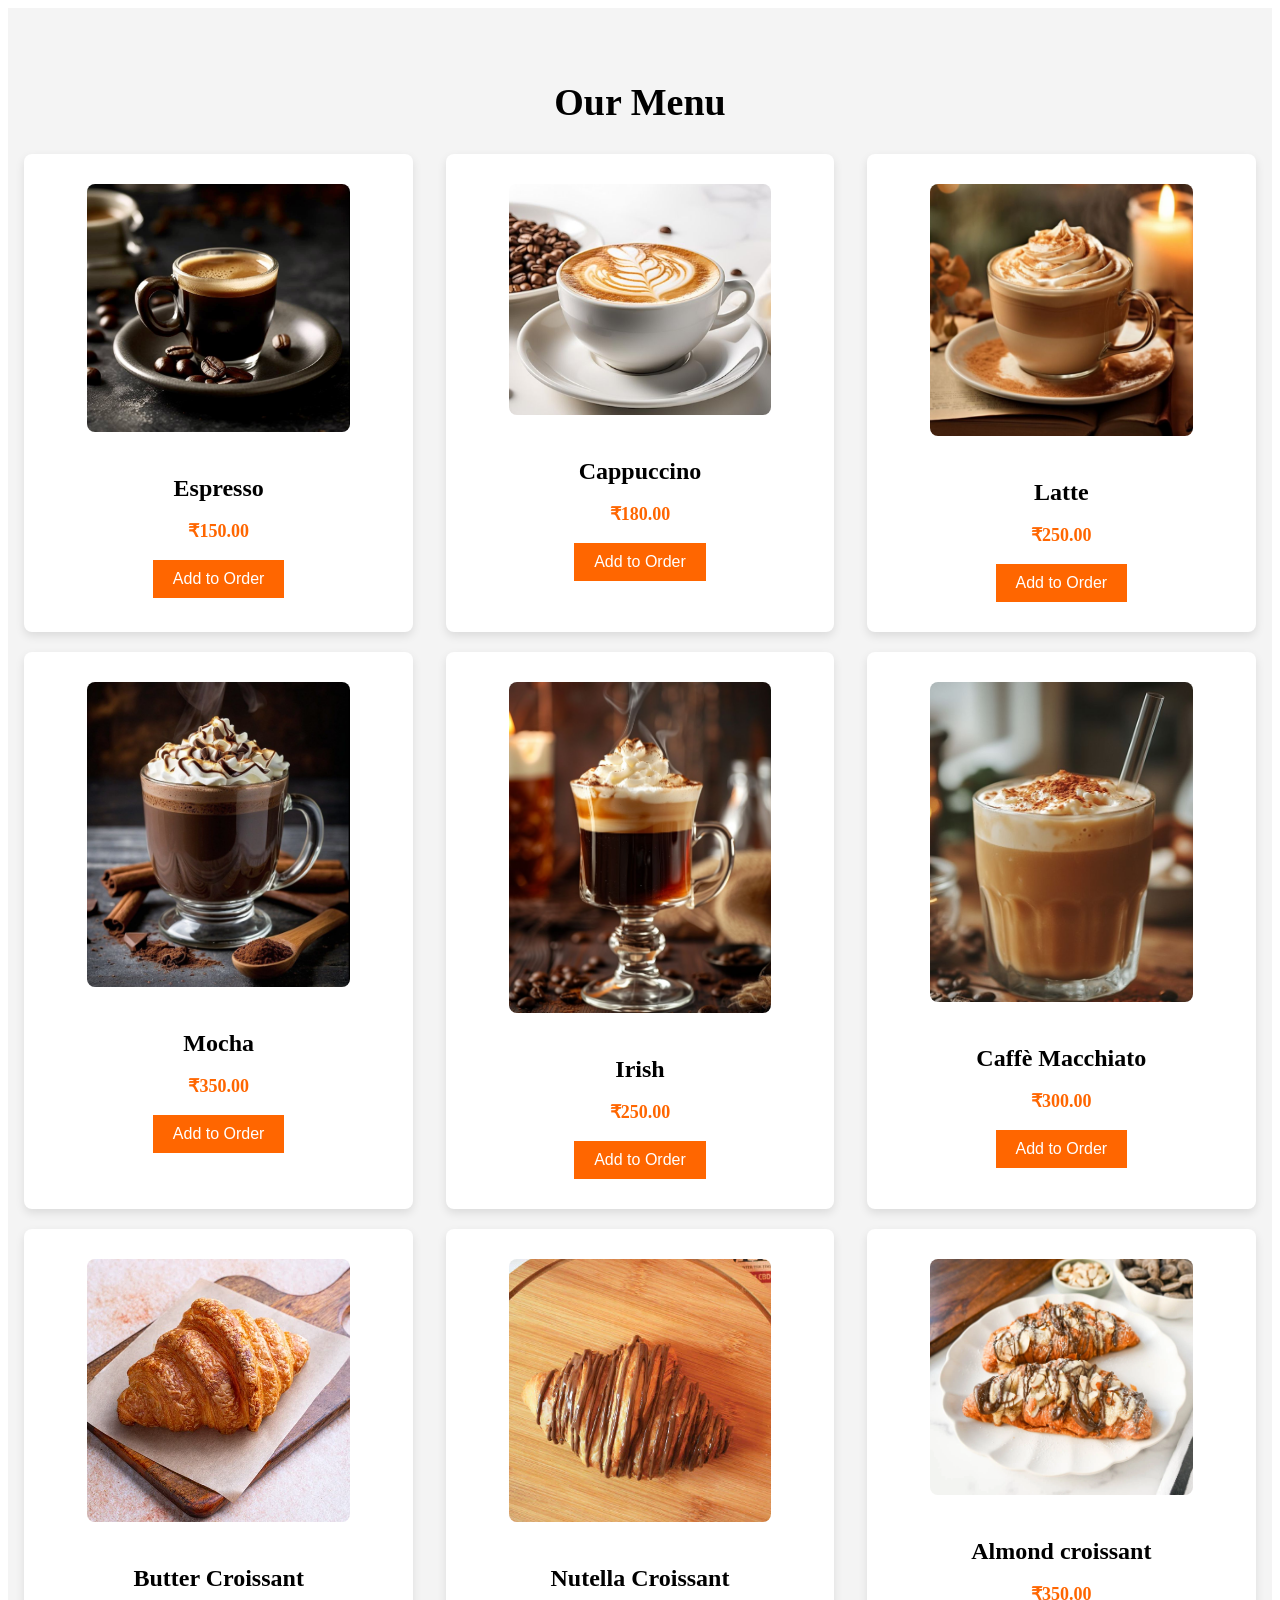
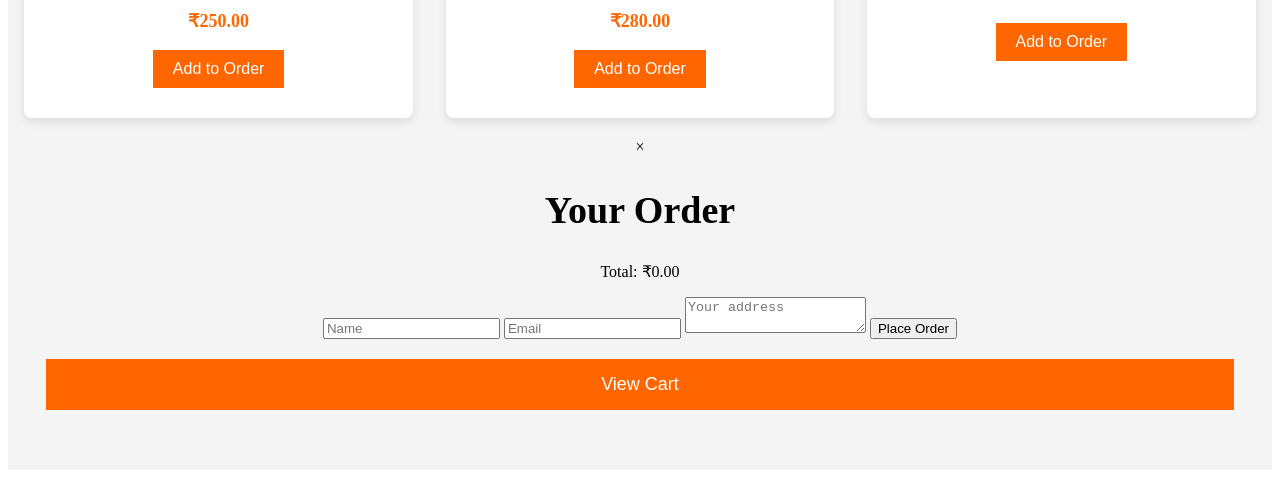
<file: login.html>
<!DOCTYPE html>
<html lang="en">
<head>
    <meta charset="UTF-8">
    <meta name="viewport" content="width=device-width, initial-scale=1.0">
    <title>Document</title>
    <style>.menu {
      padding: 40px 0;
      text-align: center;
      background-color: #f4f4f4;
    } 
    .menu h2 {
      font-size: 38px;
      margin-bottom: 30px;
    }  
    .menu .menu-items {
      display: flex;
      justify-content: space-around;
      flex-wrap: wrap;
    } 
    .menu-item {
      background: #fff;
      border-radius: 8px;
      padding: 30px;
      width: 26%;
      margin-bottom: 20px;
      box-shadow: 0px 4px 10px rgba(0, 0, 0, 0.1);
      transition: transform 0.3s ease-in-out;
      cursor: pointer;
    }
      .menu-item img {
      width: 80%;
      height: auto;
      border-radius: 8px;
      margin-bottom: 15px;
    }  
    .menu-item h3 {
      font-size: 24px;
      margin-bottom: 10px;
    }  
    .menu-item p {
      font-size: 18px;
      color: #ff6600;
      font-weight: bold;
    }
    /* Menu Item Hover Effect */
  .menu-item {
      transition: transform 0.3s ease-in-out, box-shadow 0.3s;
    }  
    .menu-item:hover {
      transform: scale(1.05);
      box-shadow: 0px 10px 20px rgba(0, 0, 0, 0.2);
    }
    
    /* Button Hover Effect */
    .hero-btn, .order-btn {
      transition: transform 0.3s ease-in-out, background-color 0.3s;
    }
    
    .hero-btn:hover, .order-btn:hover {
      background-color: #e65c00;
      transform: scale(1.05);
    }
    
    /* Order Button Styles */
  .order-btn {
      background: #ff6600;
      color: #fff;
      border: none;
      padding: 10px 20px;
      cursor: pointer;
      font-size: 16px;
      transition: background 0.3s ease-in-out;
    }
    
    .order-btn:hover {
      background: #e65c00;
    }
    
    /* Order Summary Section */
    .order-summary {
      padding: 50px 0;
      background-color: #f4f4f4;
      text-align: center;
    }
    
    .order-summary h2 {
      font-size: 32px;
      margin-bottom: 20px;
    }
    
    #order-list {
      list-style: none;
      margin-bottom: 20px;
    }
    
    #order-list li {
      font-size: 18px;
      padding: 10px 0;
    }
    
    #order-total {
      font-weight: bold;
      font-size: 22px;
    }
    
    #checkout-form input, #checkout-form textarea {
      width: 60%;
      padding: 10px;
      margin: 10px 0;
    }
    
    #checkout-form button {
      background: #ff6600;
      color: #fff;
      padding: 10px 20px;
      border: none;
      cursor: pointer;
      font-size: 18px;
    }
    /* View Cart Button */
  .view-cart-btn {
      top: 0;
      left: 0;
      width: 94%;
      height: 100%;
      text-align:center;
      background-color: #ff6600;
      color: #fff;
      padding: 15px 20px;
      font-size: 18px;
      border: none;
      cursor: pointer;
      margin: 20px;
      transition: background-color 0.3s ease-in-out, transform 0.2s ease;
    }
    
    .view-cart-btn:hover {
      background-color: #e65c00;
      transform: scale(1.05);
    }
    </style>
</head>
<body>
  <section id="menu" class="menu">
    <div class="container">
      <h2>Our Menu</h2>
      <div class="menu-items">
        <div class="menu-item">
          <img src="expresso.png" alt="Espresso">
          <h3>Espresso</h3>
          <p>₹150.00</p>
          <button class="order-btn" data-name="Espresso" data-price="150.00">Add to Order</button>
        </div>
        <div class="menu-item">
          <img src="Cappuccino.png" alt="Cappuccino">
          <h3>Cappuccino</h3>
          <p>₹180.00</p>
          <button class="order-btn" data-name="Cappuccino" data-price="180.00">Add to Order</button>
        </div>
        <div class="menu-item">
          <img src="Latte.png" alt="Latte">
          <h3>Latte</h3>
          <p>₹250.00</p>
          <button class="order-btn" data-name="Latte" data-price="250.00">Add to Order</button>
        </div>
        <div class="menu-item">
            <img src="Mocha.png" alt="Mocha">
            <h3>Mocha</h3>
            <p>₹350.00</p>
            <button class="order-btn" data-name="Mocha" data-price="350.00">Add to Order</button>
          </div>
          <div class="menu-item">
            <img src="Irish.png" alt="Irish">
            <h3>Irish</h3>
            <p>₹250.00</p>
            <button class="order-btn" data-name="Irish" data-price="250.00">Add to Order</button>
          </div>  
          <div class="menu-item">
            <img src="macchiato.png" alt="Caffè Macchiato">
            <h3>Caffè Macchiato</h3>
            <p>₹300.00</p>
            <button class="order-btn" data-name="Caffè Macchiato" data-price="300.00">Add to Order</button>
          </div>
          <div class="menu-item">
            <img src="buttercroissant2.webp" alt="Butter Croissant">
            <h3>Butter Croissant</h3>
            <p>₹250.00</p>
            <button class="order-btn" data-name="Butter Croissant" data-price="250.00">Add to Order</button>
          </div>
          <div class="menu-item">
            <img src="NutellaCroissant.webp" alt="Nutella Croissant">
            <h3>Nutella Croissant</h3>
            <p>₹280.00</p>
            <button class="order-btn" data-name="Nutella Croissant" data-price="280.00">Add to Order</button>
          </div>
          <div class="menu-item">
            <img src="Easy-Chocolate-Almond-Croissants-2-crop.webp" alt="Almond croissant">
            <h3>Almond croissant</h3>
            <p>₹350.00</p>
            <button class="order-btn" data-name="Almond croissant" data-price="350.00">Add to Order</button>
          </div>
        <!-- Add more menu items with "Add to Order" buttons as needed -->

 <!-- Order Summary Modal -->
<div id="order-modal" class="order-modal">
    <div class="modal-content">
      <span class="close">&times;</span>
      <h2>Your Order</h2>
      <ul id="modal-order-list"></ul>
      <p>Total: ₹<span id="modal-order-total">0.00</span></p>
      <form id="modal-checkout-form">
        <input type="text" placeholder="Name" required>
        <input type="email" placeholder="Email" required>
        <textarea placeholder="Your address" required></textarea>
        <button type="submit" class="place-order-btn">Place Order</button>
      </form>
    </div>
  </div>
  <script>
    const scriptURL = 'https://script.google.com/macros/s/AKfycbwFmz6yDAzpzO8JZfhdS9V8P7Ldho89tt_keKFNL8aCxS4ALnfn9K0faaf55FYcHnc1/exec'
    const form = document.forms['submit-to-google-sheet']
  
    form.addEventListener('submit', e => {
      e.preventDefault()
      fetch(scriptURL, { method: 'POST', body: new FormData(form)})
        .then(response => console.log('Success!', response))
        .catch(error => console.error('Error!', error.message))
    })
  </script>
  <style>
    /* Basic styling for the pop-up */
    .popup {
        display: none;
        position: fixed;
        top: 50%;
        left: 50%;
        transform: translate(-50%, -50%);
        background-color: #4caf50;
        color: white;
        padding: 20px;
        border-radius: 5px;
        font-size: 18px;
        box-shadow: 0px 4px 8px rgba(0, 0, 0, 0.2);
        z-index: 1000;
    }

    /* Style for the Add to Cart button */
    .add-to-cart {
        background-color: #ff5722;
        color: white;
        padding: 10px 20px;
        border: none;
        border-radius: 5px;
        cursor: pointer;
        margin-top: 10px;
    }

    .add-to-cart:hover {
        background-color: #ff784e;
    }
</style>

  <!-- Button to open the modal -->
  <button id="view-cart-btn" class="view-cart-btn">View Cart</button>
      
</body>
</html>
</file>
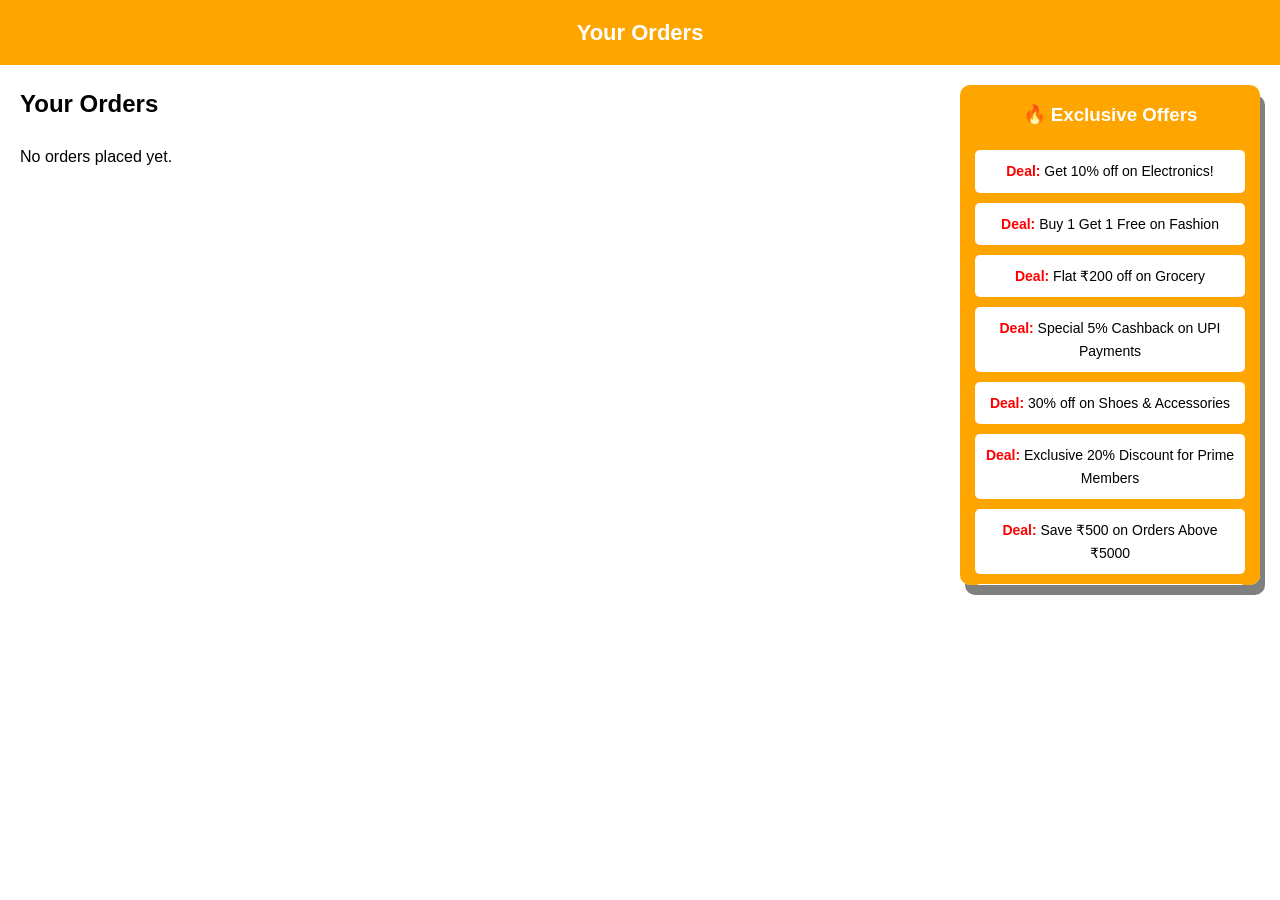
<file: orders.html>
<!DOCTYPE html>
<html lang="en">
<head>
    <meta charset="UTF-8">
    <meta name="viewport" content="width=device-width, initial-scale=1.0">
    <title>Your Orders</title>
    <link rel="stylesheet" href="styles.css">
    <style>
        /* Header */
        header {
            background-color: orange;
            color: white;
            padding: 15px;
            text-align: center;
            font-size: 22px;
            font-weight: bold;
        }

        .content {
            display: flex;
            justify-content: space-between;
            padding: 20px;
            max-width: 1600px;
            margin: auto;
        }

        /* Orders Section */
        .order-container {
            flex-grow: 1;   
            padding-right: 20px;
        }

        .order-box {
            display: flex;
            align-items: center;
            background: rgba(255, 166, 0, 0.638);
            border-radius: 8px;
            padding: 20px;
            color: white;
            box-shadow: 2px 2px 10px rgba(0, 0, 0, 0.1);
            margin-bottom: 20px;
            max-width: 900px;
        }

        .order-image {
            width: 150px;
            height: 150px;
            object-fit: cover;
            border-radius: 8px;
            margin-right: 20px;
        }

        .order-info {
            flex-grow: 1;
        }

        .track-order, .cancel-order, .pay-now {
            padding: 10px 15px;
            border: none;
            margin: 5px;
            border-radius: 5px;
            cursor: pointer;
            font-size: 16px;
        }

        .track-order {
            background-color: #007bff;
            color: white;
        }

        .cancel-order {
            background-color: red;
            color: white;
        }

        .pay-now {
            background-color: green;
            color: white;
        }

        /* Offer Section */
        .offer-container {
            width: 300px;
            background: orange;
            padding: 15px;
            border-radius: 10px;
            color: white;
            text-align: center;
            height: 500px;
            overflow-y: auto;
            box-shadow:5px 10px grey
        }

        .offer-box {
            background: white;
            color: black;
            padding: 10px;
            border-radius: 5px;
            margin-bottom: 10px;
            font-size: 14px;
        }

        .offer-box strong {
            color: red;
        }
    </style>
</head>
<body>
    <header>Your Orders</header>
    
    <main class="content">
        <section class="order-container">
            <h2>Your Orders</h2>
            <div id="orderList"></div>
        </section>

        <!-- Offer Section -->
        <aside class="offer-container">
            <h3>🔥 Exclusive Offers</h3>
            <div id="offerList"></div>
        </aside>
    </main>

    <script>
        document.addEventListener("DOMContentLoaded", function () {
            let orders = JSON.parse(localStorage.getItem("orders")) || [];
            let paidOrders = JSON.parse(localStorage.getItem("paidOrders")) || [];
            let orderList = document.getElementById("orderList");
            let offerList = document.getElementById("offerList");

            if (orders.length === 0) {
                orderList.innerHTML = "<p>No orders placed yet.</p>";
            } else {
                orders.forEach(order => {
                    let orderId = order.id || "ORD" + Math.floor(100000 + Math.random() * 900000);
                    let orderItem = document.createElement("div");
                    orderItem.classList.add("order-box");

                    orderItem.innerHTML = `
                        <img src="${order.image}" class="order-image">
                        <div class="order-info">
                            <h3>${order.name}</h3>
                            <p><strong>Order ID:</strong> ${orderId}</p>
                            <p><strong>Price:</strong> ₹${order.price}</p>
                            <button class="track-order" onclick="trackOrder('${orderId}')">Track Order</button>
                            <button class="cancel-order" onclick="cancelOrder('${orderId}')">Cancel Order</button>
                            ${paidOrders.includes(orderId) ? "<p>✅ Paid</p>" : `<button class="pay-now" onclick="payNow('${orderId}', ${order.price})">Pay Now</button>`}
                        </div>
                    `;
                    orderList.appendChild(orderItem);
                });
            }

            // Generate Offers
            let offers = [
                "Get 10% off on Electronics!", "Buy 1 Get 1 Free on Fashion", "Flat ₹200 off on Grocery", 
                "Special 5% Cashback on UPI Payments", "30% off on Shoes & Accessories",
                "Exclusive 20% Discount for Prime Members", "Save ₹500 on Orders Above ₹5000",
                "Flat ₹100 Cashback on Prepaid Orders", "Extra 15% Off on Home Decor",
                "Special Offer: ₹50 Cashback on Wallet Payments", "25% Off on Watches & Sunglasses",
                "Mega Sale: Up to 70% Off on Clothing", "₹150 Discount on First Purchase",
                "Buy 2 Get 1 Free on Sportswear", "Limited Time: Free Shipping on All Orders",
                "Up to 40% Off on Kitchen Appliances", "Save ₹300 on Mobile Accessories",
                "Get ₹100 Instant Discount on Credit Card Payments", "Flat ₹75 Off on Stationery Items",
                "₹500 Cashback on Travel Bookings", "Special Festival Offer: Up to 60% Off",
                "Save ₹250 on Every ₹2500 Spent", "Buy Now, Pay Later with 0% Interest",
                "Extra ₹200 Off on Orders Above ₹2000", "Exclusive 10% Off on Beauty Products",
                "Flash Sale: Get ₹500 Off Instantly", "Flat ₹300 Off on Luxury Perfumes",
                "Additional ₹150 Off for Students", "Save More with Our Super Saver Coupons",
                "Last Chance: 50% Off on Clearance Items"
            ];

            offers.forEach(offer => {
                let offerItem = document.createElement("div");
                offerItem.classList.add("offer-box");
                offerItem.innerHTML = `<strong>Deal:</strong> ${offer}`;
                offerList.appendChild(offerItem);
            });
        });

        function trackOrder(orderId) {
            window.location.href = "tracking.html?orderId=" + orderId;
        }

        function payNow(orderId, amount) {
            window.location.href = `payment.html?orderId=${orderId}&amount=${amount}`;
        }

        function cancelOrder(orderId) {
            let orders = JSON.parse(localStorage.getItem("orders")) || [];
            let updatedOrders = orders.filter(order => order.id !== orderId);
            localStorage.setItem("orders", JSON.stringify(updatedOrders));
            location.reload();
        }
    </script>
</body>
</html>
</file>
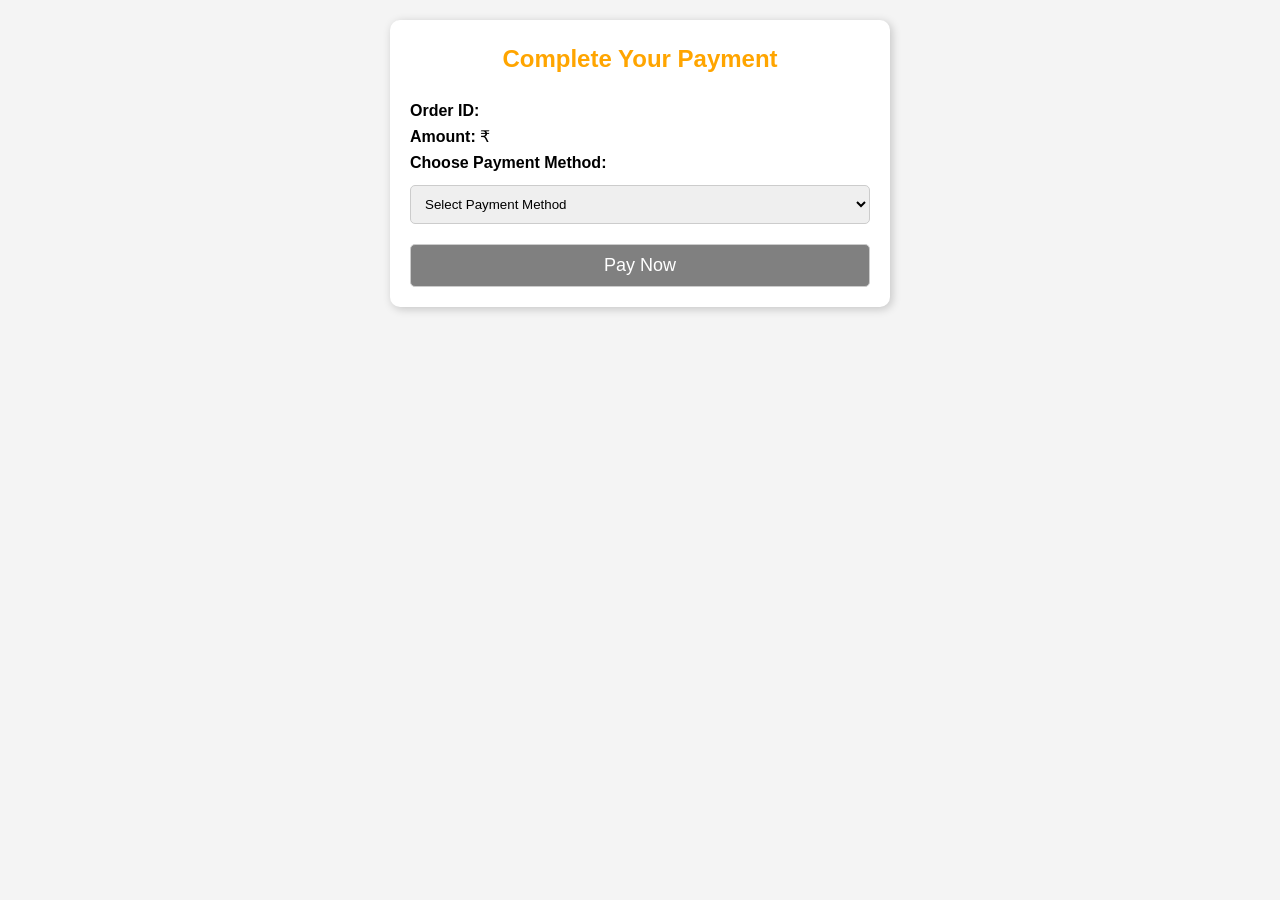
<file: payment.html>
<!DOCTYPE html>
<html lang="en">
<head>
    <meta charset="UTF-8">
    <meta name="viewport" content="width=device-width, initial-scale=1.0">
    <title>Payment Page</title>
    <link rel="stylesheet" href="styles.css">
    <style>
        body {
            font-family: Arial, sans-serif;
            background-color: #f4f4f4;
            text-align: center;
            padding: 20px;
        }

        .payment-container {
            background: white;
            max-width: 500px;
            margin: auto;
            padding: 20px;
            border-radius: 10px;
            box-shadow: 2px 2px 10px rgba(0, 0, 0, 0.2);
            text-align: left;
        }

        h2 {
            text-align: center;
            color: orange;
        }

        label {
            font-weight: bold;
        }

        input, select, button {
            width: 100%;
            padding: 10px;
            margin-top: 10px;
            border: 1px solid #ccc;
            border-radius: 5px;
        }

        button {
            background: green;
            color: white;
            font-size: 18px;
            cursor: pointer;
            margin-top: 20px;
        }

        button:disabled {
            background: gray;
            cursor: not-allowed;
        }

        .hidden {
            display: none;
        }

        .error {
            color: red;
            font-size: 14px;
            margin-top: 5px;
        }
    </style>
</head>
<body>

    <div class="payment-container">
        <h2>Complete Your Payment</h2>
        <p><strong>Order ID:</strong> <span id="orderId"></span></p>
        <p><strong>Amount:</strong> ₹<span id="orderAmount"></span></p>

        <label for="paymentMethod">Choose Payment Method:</label>
        <select id="paymentMethod" onchange="togglePaymentFields()">
            <option value="">Select Payment Method</option>
            <option value="credit">Credit Card</option>
            <option value="debit">Debit Card</option>
            <option value="upi">UPI</option>
            <option value="netbanking">Net Banking</option>
        </select>

        <!-- Credit/Debit Card -->
        <div id="cardSection" class="hidden">
            <label for="cardNumber">Card Number:</label>
            <input type="text" id="cardNumber" placeholder="Enter 16-digit card number" maxlength="16" oninput="validateCardNumber(this)">
            <p class="error" id="cardError"></p>

            <label for="expiry">Expiry Date:</label>
            <input type="month" id="expiry">

            <label for="cvv">CVV:</label>
            <input type="password" id="cvv" placeholder="Enter 3-digit CVV" maxlength="3">
        </div>

        <!-- UPI -->
        <div id="upiSection" class="hidden">
            <label for="upiId">UPI ID:</label>
            <input type="text" id="upiId" placeholder="example@upi" oninput="validateUpiId(this)">
            <p class="error" id="upiError"></p>
        </div>

        <!-- Net Banking -->
        <div id="netBankingSection" class="hidden">
            <label for="bankName">Bank Name:</label>
            <input type="text" id="bankName" placeholder="Enter your bank name">

            <label for="accountNumber">Account Number:</label>
            <input type="text" id="accountNumber" placeholder="Enter Account Number" oninput="validateAccountNumber(this)">
            <p class="error" id="accountError"></p>

            <label for="ifsc">IFSC Code:</label>
            <input type="text" id="ifsc" placeholder="Enter IFSC Code">
        </div>

        <button id="payNow" onclick="processPayment()" disabled>Pay Now</button>
    </div>

    <script>
        document.addEventListener("DOMContentLoaded", function() {
            const urlParams = new URLSearchParams(window.location.search);
            const orderId = urlParams.get("orderId");
            const amount = urlParams.get("amount");

            document.getElementById("orderId").innerText = orderId;
            document.getElementById("orderAmount").innerText = amount;
        });

        function togglePaymentFields() {
            document.getElementById("cardSection").classList.add("hidden");
            document.getElementById("upiSection").classList.add("hidden");
            document.getElementById("netBankingSection").classList.add("hidden");

            const selectedMethod = document.getElementById("paymentMethod").value;
            if (selectedMethod === "credit" || selectedMethod === "debit") {
                document.getElementById("cardSection").classList.remove("hidden");
            } else if (selectedMethod === "upi") {
                document.getElementById("upiSection").classList.remove("hidden");
            } else if (selectedMethod === "netbanking") {
                document.getElementById("netBankingSection").classList.remove("hidden");
            }

            validatePayment();
        }

        function validateCardNumber(input) {
            const cardError = document.getElementById("cardError");
            if (!/^\d{16}$/.test(input.value)) {
                cardError.innerText = "Card number must be 16 digits.";
            } else {
                cardError.innerText = "";
            }
            validatePayment();
        }

        function validateUpiId(input) {
            const upiError = document.getElementById("upiError");
            if (!/^[a-zA-Z0-9]+@[a-zA-Z]+$/.test(input.value)) {
                upiError.innerText = "Enter a valid UPI ID (e.g. example@upi).";
            } else {
                upiError.innerText = "";
            }
            validatePayment();
        }

        function validateAccountNumber(input) {
            const accountError = document.getElementById("accountError");
            if (!/^\d{9,18}$/.test(input.value)) {
                accountError.innerText = "Account number must be between 9-18 digits.";
            } else {
                accountError.innerText = "";
            }
            validatePayment();
        }

        function validatePayment() {
            const method = document.getElementById("paymentMethod").value;
            let isValid = false;

            if (method === "credit" || method === "debit") {
                isValid = document.getElementById("cardNumber").value.length === 16;
            } else if (method === "upi") {
                isValid = /^[a-zA-Z0-9]+@[a-zA-Z]+$/.test(document.getElementById("upiId").value);
            } else if (method === "netbanking") {
                isValid = document.getElementById("accountNumber").value.length >= 9;
            }

            document.getElementById("payNow").disabled = !isValid;
        }

        function processPayment() {
            const orderId = document.getElementById("orderId").innerText;
            let paidOrders = JSON.parse(localStorage.getItem("paidOrders")) || [];
            paidOrders.push(orderId);
            localStorage.setItem("paidOrders", JSON.stringify(paidOrders));

            alert("Payment successful!");
            window.location.href = "order.html";
        }
    </script>

</body>
</html>
</file>
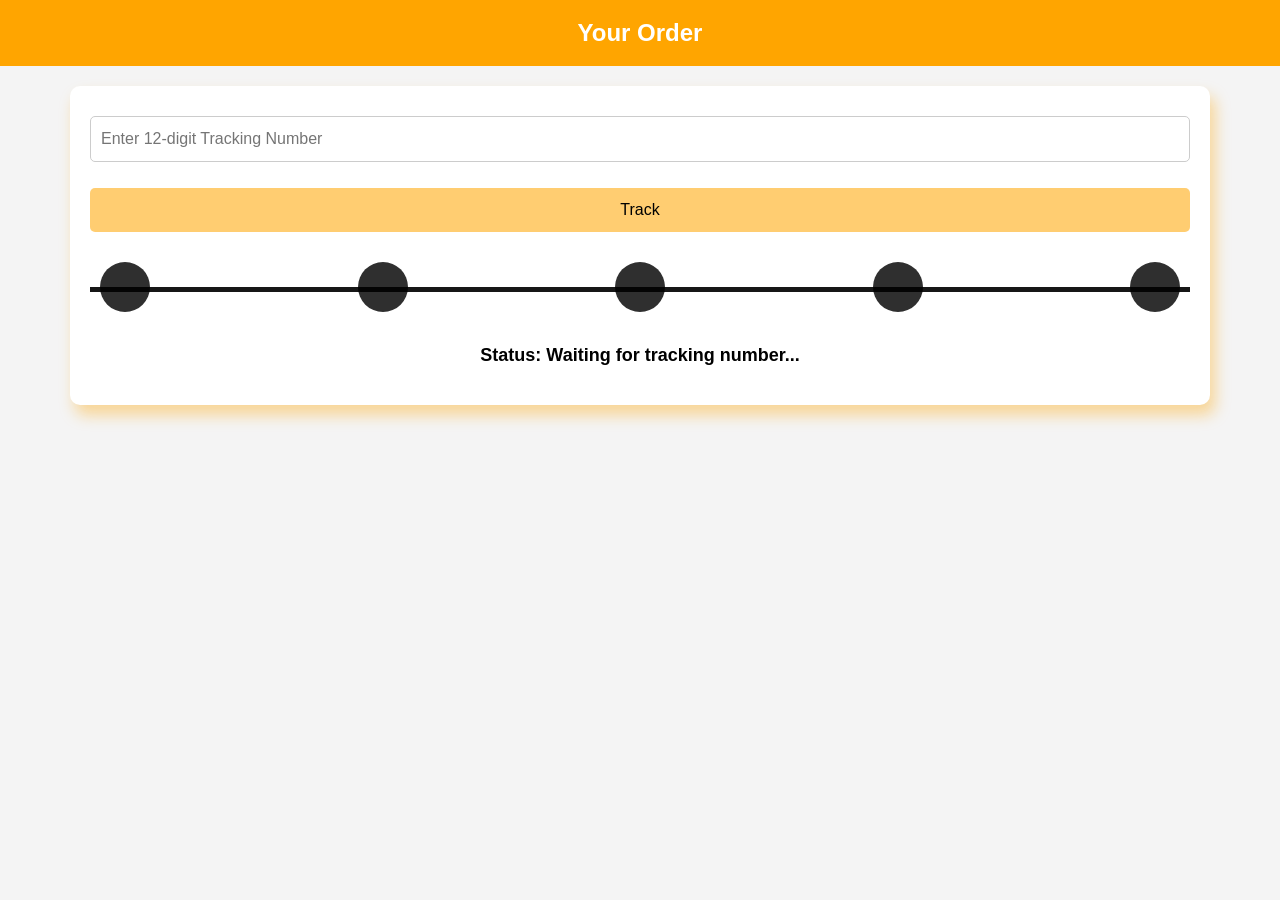
<file: tracking.html>
<!DOCTYPE html>
<html lang="en">
<head>
    <meta charset="UTF-8">
    <meta name="viewport" content="width=device-width, initial-scale=1.0">
    <title>Order Tracking</title>
    <!-- Bootstrap CSS -->
    <link rel="stylesheet" href="https://stackpath.bootstrapcdn.com/bootstrap/4.5.0/css/bootstrap.min.css">
    <style>
        body, h1 {
            margin: 0;
            padding: 0;
        }
        body {
            font-family: Arial, sans-serif;
            text-align: center;
            background-color: #f4f4f4;
        }
        .header {
            background: orange; /* Dark navy blue */
            color: white;
            padding: 15px;
            font-size: 24px;
            font-weight: bold;
            text-align: center;
        }
        .container {
            background: white; /* Dark navy blue */
            padding: 20px;
            border-radius: 10px;
            box-shadow: 0 0 10px rgba(0, 0, 0, 0.1);
            color: black;
            margin-top: 20px;
            box-shadow: 5px 10px 15px rgba(255, 166, 0, 0.39);
        }
        input {
            width: 100%;
            padding: 10px;
            margin: 10px 0;
            border: 1px solid #ccc;
            border-radius: 5px;
        }
        button {
            padding: 10px 20px;
            background: rgba(255, 166, 0, 0.558);
            color: black;
            border: none;
            border-radius: 5px;
            cursor: pointer;
            font-size: 16px;
            width: 100%;
        }
        button:hover {
            background: rgba(255, 166, 0, 0.558);

        }
        .tracker {
            display: flex;
            justify-content: space-between;
            align-items: center;
            position: relative;
            margin: 30px 0;
            padding: 0 10px;
        }
        .step {
            width: 50px;
            height: 50px;
            border-radius: 50%;
            background: rgba(0, 0, 0, 0.816);
            display: flex;
            justify-content: center;
            align-items: center;
            position: relative;
            z-index: 1;
        }
        .line {
            position: absolute;
            height: 5px;
            width: 100%;
            background: rgba(0, 0, 0, 0.451);
            top: 50%;
            left: 0;
            z-index: 0;
        }
        .completed::after {
            content: '\2714'; /* Check mark */
            font-size: 24px;
            color: white;
        }
        .completed {
            background: #28a745 !important;
        }
        .completed + .line {
            background: #28a745 !important;
        }
        #statusText {
            font-size: 18px;
            font-weight: bold;
            color: black;
        }
        #errorText {
            color: red;
            font-size: 14px;
            margin-top: 5px;
        }
    </style>
</head>
<body>
    <div class="header">Your Order</div>
    <div class="container">
        <input type="text" id="trackingNumber" placeholder="Enter 12-digit Tracking Number">
        <p id="errorText"></p>
        <button onclick="startTracking()">Track</button>
        
        <div class="tracker">
            <div class="step" id="step1"></div>
            <div class="line" id="line1"></div>
            <div class="step" id="step2"></div>
            <div class="line"></div>
            <div class="step" id="step3"></div>
            <div class="line"></div>
            <div class="step" id="step4"></div>
            <div class="line"></div>
            <div class="step" id="step5"></div>
        </div>
        <p id="statusText">Status: Waiting for tracking number...</p>
    </div>

    <!-- Bootstrap JS and dependencies -->
    <script src="https://code.jquery.com/jquery-3.5.1.slim.min.js"></script>
    <script src="https://cdn.jsdelivr.net/npm/@popperjs/core@2.0.7/dist/umd/popper.min.js"></script>
    <script src="https://stackpath.bootstrapcdn.com/bootstrap/4.5.0/js/bootstrap.min.js"></script>

    <script>
        let currentStep = 0;
        const statuses = [
            "Order Placed", "Order Processed", "Order Shipped", "Out for Delivery", "Delivered"
        ];
        let interval;

        function startTracking() {
            const trackingNumber = document.getElementById("trackingNumber").value;
            const errorText = document.getElementById("errorText");
            
            if (!/^[0-9]{12}$/.test(trackingNumber)) {
                errorText.innerText = "Please enter a valid 12-digit tracking number.";
                return;
            }
            errorText.innerText = "";
            
            currentStep = 0;
            clearInterval(interval);
            updateTracker();
            interval = setInterval(updateTracker, 5000);
        }

        function updateTracker() {
            if (currentStep >= statuses.length) {
                clearInterval(interval);
                return;
            }
            
            document.getElementById(`step${currentStep + 1}`).classList.add("completed");
            if (currentStep > 0) {
                document.querySelectorAll(".line")[currentStep - 1].style.background = "#28a745";
            }
            
            document.getElementById("statusText").innerText = "Status: " + statuses[currentStep];
            
            currentStep++;
        }
    </script>
</body>
</html>
</file>
<file: styles.css>
/* Global Styles */
* {
    margin: 0;
    padding: 0;
    box-sizing: border-box;
  }
  body {
    font-family: Arial, sans-serif;
    line-height: 1.6;
  }  
  .container {
    width: 60%;
    margin: auto;
    overflow: hidden;
  }  
  h1, h2, h3 {
    margin-bottom: 20px;
  }  
 /* General Navbar Styles */
.navbar {
    position: fixed;
    top: 0;
    width: 100%;
    background-color: transparent;
    padding: 20px;
    display: flex;
    justify-content: center;
    transition: background-color 0.3s ease, box-shadow 0.3s ease;
    z-index: 999;
  }
  .navbar ul {
    list-style-type: none;
    display: flex;
    gap: 20px;
  }
  .navbar li {
    list-style: none;
  }
  .navbar a {
    color: white;
    text-decoration: none;
    font-size: 18px;
    padding: 10px 20px;
    transition: color 0.3s ease-in-out;
  } 
  .navbar a:hover {
    color: #ff6600;
  }  
  /* Change Navbar background color on scroll */
  .scrolled {
    background-color: white;
    box-shadow: 0 4px 10px rgba(0, 0, 0, 0.1);
  }  
  .scrolled a {
    color: black;
  }  
  .scrolled a:hover {
    color: #ff6600;
  }  
  /* Active Section Link */
  .navbar a.active {
    border-bottom: 2px solid #ff6600;
  }  
  /* Smooth Scroll */
  html {
    scroll-behavior: smooth;
  }
  /* Smooth Scrolling */
  html {
    scroll-behavior: smooth;
  }  
 /* Hero Section */
.hero {
    position: relative;
    height: 100vh;
    display: flex;
    align-items: center;
    justify-content: center;
    background: url('download.jpeg') no-repeat center center/cover;
    color: white;
    text-align: center;
    background-size: cover;
    overflow: hidden;
  }
  .hero .hero-content {
    z-index: 2;
  } 
  .hero-title {
    font-size: 64px;
    font-weight: bold;
    animation: fadeIn 2s ease-in-out;
  }  
  .hero-title .highlight {
    color: #ff6600;
  }  
  .hero p {
    font-size: 24px;
    margin: 20px 0;
    animation: fadeIn 2s ease-in-out 0.5s;
  }  
  .hero-btn {
    background-color: #ff6600;
    color: white;
    padding: 15px 30px;
    border-radius: 5px;
    font-size: 18px;
    text-decoration: none;
    transition: background-color 0.3s ease-in-out, transform 0.3s;
    animation: fadeIn 2s ease-in-out 1s;
  } 
  .hero-btn:hover {
    background-color: #e65c00;
    transform: scale(1.05);
  }  
  @keyframes fadeIn {
    0% {
      opacity: 0;
      transform: translateY(20px);
    }
    100% {
      opacity: 1;
      transform: translateY(0);
    }
  } 
  /* About Section */
  .about {
    padding: 50px 0;
    background: #f4f4f4;
    text-align: center;
  }  
  .about h2 {
    font-size: 36px;
    margin-bottom: 20px;
  }  
  /* Menu Section */
.menu {
    padding: 50px 0;
    text-align: center;
    background-color: #f4f4f4;
  } 
  .menu h2 {
    font-size: 36px;
    margin-bottom: 30px;
  }  
  .menu .menu-items {
    display: flex;
    justify-content: space-around;
    flex-wrap: wrap;
  } 
  .menu-item {
    background: #fff;
    border-radius: 8px;
    padding: 20px;
    width: 30%;
    margin-bottom: 20px;
    box-shadow: 0px 4px 10px rgba(0, 0, 0, 0.1);
    transition: transform 0.3s ease-in-out;
    cursor: pointer;
  }
    .menu-item img {
    width: 100%;
    height: auto;
    border-radius: 8px;
    margin-bottom: 15px;
  }  
  .menu-item h3 {
    font-size: 24px;
    margin-bottom: 10px;
  }  
  .menu-item p {
    font-size: 18px;
    color: #ff6600;
    font-weight: bold;
  }
  /* Menu Item Hover Effect */
.menu-item {
    transition: transform 0.3s ease-in-out, box-shadow 0.3s;
  }  
  .menu-item:hover {
    transform: scale(1.05);
    box-shadow: 0px 10px 20px rgba(0, 0, 0, 0.2);
  }
  
  /* Button Hover Effect */
  .hero-btn, .order-btn {
    transition: transform 0.3s ease-in-out, background-color 0.3s;
  }
  
  .hero-btn:hover, .order-btn:hover {
    background-color: #e65c00;
    transform: scale(1.05);
  }
  
  /* Order Button Styles */
.order-btn {
    background: #ff6600;
    color: #fff;
    border: none;
    padding: 10px 20px;
    cursor: pointer;
    font-size: 16px;
    transition: background 0.3s ease-in-out;
  }
  
  .order-btn:hover {
    background: #e65c00;
  }
  
  /* Order Summary Section */
  .order-summary {
    padding: 50px 0;
    background-color: #f4f4f4;
    text-align: center;
  }
  
  .order-summary h2 {
    font-size: 32px;
    margin-bottom: 20px;
  }
  
  #order-list {
    list-style: none;
    margin-bottom: 20px;
  }
  
  #order-list li {
    font-size: 18px;
    padding: 10px 0;
  }
  
  #order-total {
    font-weight: bold;
    font-size: 22px;
  }
  
  #checkout-form input, #checkout-form textarea {
    width: 60%;
    padding: 10px;
    margin: 10px 0;
  }
  
  #checkout-form button {
    background: #ff6600;
    color: #fff;
    padding: 10px 20px;
    border: none;
    cursor: pointer;
    font-size: 18px;
  }
  /* View Cart Button */
.view-cart-btn {
    top: 0;
    left: 0;
    width: 94%;
    height: 100%;
    text-align:center;
    background-color: #ff6600;
    color: #fff;
    padding: 15px 20px;
    font-size: 18px;
    border: none;
    cursor: pointer;
    margin: 20px;
    transition: background-color 0.3s ease-in-out, transform 0.2s ease;
  }
  
  .view-cart-btn:hover {
    background-color: #e65c00;
    transform: scale(1.05);
  }
  
  /* Order Modal Styles */
  .order-modal {
    display: none;
    position: fixed;
    top: 0;
    left: 0;
    width: 100%;
    height: 100%;
    background-color: rgba(0, 0, 0, 0.7);
    justify-content: center;
    align-items: center;
    z-index: 10;
  }
  
  .modal-content {
    background-color: #fff;
    padding: 30px;
    width: 60%;
    border-radius: 10px;
    text-align: center;
    position: relative;
  }
  
  .modal-content h2 {
    font-size: 32px;
    margin-bottom: 20px;
  }
  
  .modal-content ul {
    list-style-type: none;
    margin-bottom: 20px;
  }
  
  .modal-content p {
    font-size: 22px;
    font-weight: bold;
  }
  
  .modal-content form {
    display: flex;
    flex-direction: column;
    gap: 10px;
  }
  
  .modal-content form input,
  .modal-content form textarea {
    padding: 10px;
    font-size: 16px;
    width: 100%;
  }
  
  .place-order-btn {
    background-color: #ff6600;
    color: #fff;
    padding: 10px 20px;
    font-size: 18px;
    border: none;
    cursor: pointer;
    transition: background-color 0.3s ease-in-out, transform 0.2s ease;
  }
  
  .place-order-btn:hover {
    background-color: #e65c00;
    transform: scale(1.05);
  }
  
  /* Close Button for Modal */
  .close {
    position: absolute;
    top: 10px;
    right: 15px;
    font-size: 24px;
    cursor: pointer;
  }
  
  /* Add-to-Cart Animation */
  .order-btn {
    background-color: #ff6600;
    color: #fff;
    border: none;
    padding: 10px 20px;
    cursor: pointer;
    font-size: 16px;
    transition: transform 0.2s ease-in-out, background-color 0.3s;
  }
  
  .order-btn:hover {
    background-color: #e65c00;
    transform: scale(1.05);
  }
  
  
  /* Hover Effect */
  .menu-item:hover {
    transform: translateY(-10px);
    box-shadow: 0px 8px 20px rgba(0, 0, 0, 0.2);
  }
  
  /* Responsive Styles */
  @media (max-width: 768px) {
    .menu .menu-items {
      flex-direction: column;
      align-items: center;
    }
  
    .menu-item {
      width: 80%;
    }
  }
  
  /* Gallery Section */
  .gallery {
    padding: 50px 0;
  }
  
  .gallery h2 {
    font-size: 36px;
    margin-bottom: 20px;
    text-align: center;
  }
  
  .gallery-grid {
    display: flex;
    justify-content: space-around;
  }
  
  .gallery-grid img {
    width: 18%;
    height: auto;
    border-radius: 8px;
  }
  
  /* Contact Section */
  .contact {
    padding: 60px 0;
    background: #f4f4f4;
    text-align: center;
  }
  
  .contact form {
    display: flex;
    flex-direction: column;
    align-items: center;
  }
  
  .contact form input, .contact form textarea {
    width: 35%;
    padding: 10px;
    margin: 10px 0;
  }
  
  .contact form button {
    background: #ff6600;
    color: #fff;
    border: none;
    padding: 10px 20px;
    cursor: pointer;
  }
  
  /* Footer */
  .footer {
    background: #333;
    color: #fff;
    text-align: center;
    padding: 10px 0;
  }
  
  /* Responsive Styles */
  @media (max-width: 768px) {
    .menu .menu-items {
      flex-direction: column;
    }
  
    .menu-item {
      width: 100%;
    }
  
    .gallery-grid {
      flex-direction: column;
    }
  
    .gallery-grid img {
      width: 100%;
    }
  
    .contact form input, .contact form textarea {
      width: 100%;
    }
  }
  /* Testimonials Section */
.testimonials {
    padding: 50px 0;
    background-color: #f4f4f4;
    text-align: center;
  }
  
  .testimonials h2 {
    font-size: 32px;
    margin-bottom: 30px;
  }
  
  .testimonial-slider {
    display: flex;
    overflow: hidden;
  }
  
  .testimonial {
    min-width: 100%;
    transition: transform 0.5s ease-in-out;
  }
  
  .testimonial p {
    font-size: 18px;
    font-style: italic;
  }
  
  .testimonial h3 {
    font-size: 20px;
    margin-top: 10px;
  }
  
  /* You can use JavaScript for the slider */
/* Map Section */
.map {
    text-align: center;
    padding: 50px 0;
    background-color: #f4f4f4;
  }
  
  #coffee-shop-map {
    width: 100%;
    height: 400px;
  }
    
  /* General Page Layout */
.content {
  display: flex;
  justify-content: space-between;
  padding: 20px;
  max-width: 1200px;
  margin: auto;
}

/* Orders Section */
.order-container {
  flex-grow: 1;
  padding-right: 20px;
}

.order-list {
  display: flex;
  flex-wrap: wrap;
  gap: 20px;
}

/* Individual Order Box */
.order-box {
  display: flex;
  align-items: center;
  background: white;
  border: 1px solid #ddd;
  border-radius: 8px;
  padding: 15px;
  box-shadow: 2px 2px 10px rgba(0, 0, 0, 0.1);
  width: 100%;
  max-width: 500px;
}

.order-image {
  width: 100px;
  height: 100px;
  object-fit: cover;
  border-radius: 8px;
  margin-right: 15px;
}

.order-info {
  flex-grow: 1;
}

.order-info h3 {
  font-size: 18px;
  margin: 5px 0;
}

.order-id, .order-price, .order-status {
  font-size: 14px;
  color: #555;
}

.track-order, .cancel-order {
  background-color: #007bff;
  color: white;
  border: none;
  padding: 5px 10px;
  margin: 5px 5px 0 0;
  border-radius: 5px;
  cursor: pointer;
}

.cancel-order {
  background-color: #dc3545;
}

/* Sidebar for Offers */
.sidebar {
  width: 300px;
  background: white;
  border: 1px solid #ddd;
  border-radius: 8px;
  padding: 15px;
  box-shadow: 2px 2px 10px rgba(0, 0, 0, 0.1);
  height: 400px;
  overflow: hidden;
}

.sidebar h3 {
  text-align: center;
  margin-bottom: 10px;
}

.offer-container {
  overflow-y: auto;
  height: 350px;
}

.offer-list {
  display: flex;
  flex-direction: column;
  gap: 10px;
}

.offer-item {
  padding: 10px;
  background: #ffcc00;
  border-radius: 5px;
  font-weight: bold;
  text-align: center;
  color: black;
  box-shadow: 2px 2px 5px rgba(0, 0, 0, 0.1);
}

/* Responsive Design */
@media (max-width: 768px) {
  .content {
      flex-direction: column;
  }

  .sidebar {
      width: 100%;
      height: auto;
  }

  .offer-container {
      height: auto;
      max-height: 200px;
  }

  .order-list {
      flex-direction: column;
      align-items: center;
  }

  .order-box {
      width: 100%;
      max-width: 100%;
      flex-direction: column;
      text-align: center;
  }

  .order-image {
      margin: 0 auto 10px;
  }
}
/* Floating Contact Icon */
.floating-contact {
  position: fixed;
  bottom: 20px;
  right: 20px;
  z-index: 1000;
}

.call-icon {
  font-size: 24px;
  background: white;
  color: white;
  border-radius: 50%;
  width: 50px;
  height: 50px;
  display: flex;
  justify-content: center;
  align-items: center;
  cursor: pointer;
  box-shadow: 0 4px 6px rgba(0, 0, 0, 0.1);
  transition: background 0.3s;
}

.call-icon:hover {
  background: white;
}

.contact-info {
  display: none;
  position: absolute;
  bottom: 60px;
  right: 0;
  background: white;
  color: black;
  padding: 10px;
  border-radius: 8px;
  box-shadow: 0 0 10px rgba(0, 0, 0, 0.2);
  width: 300px;
  text-align: left;
}
</file>
